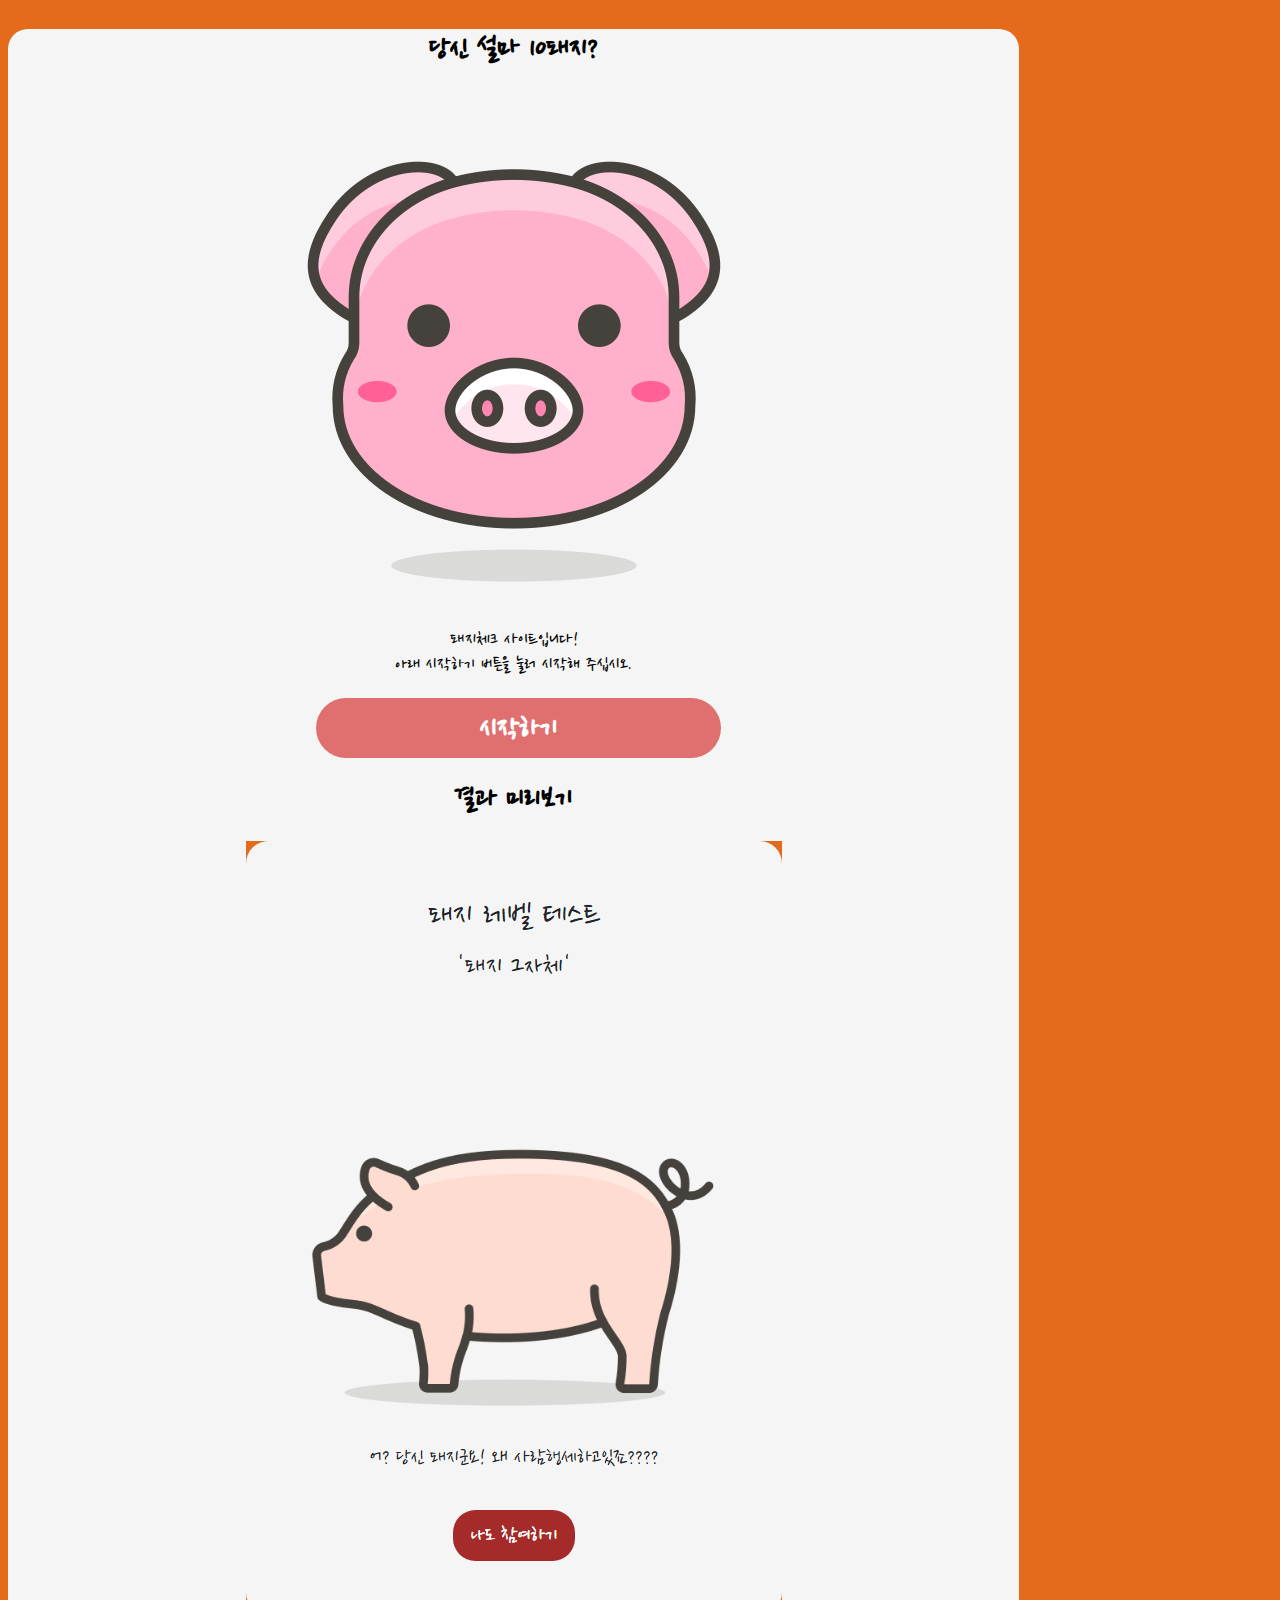
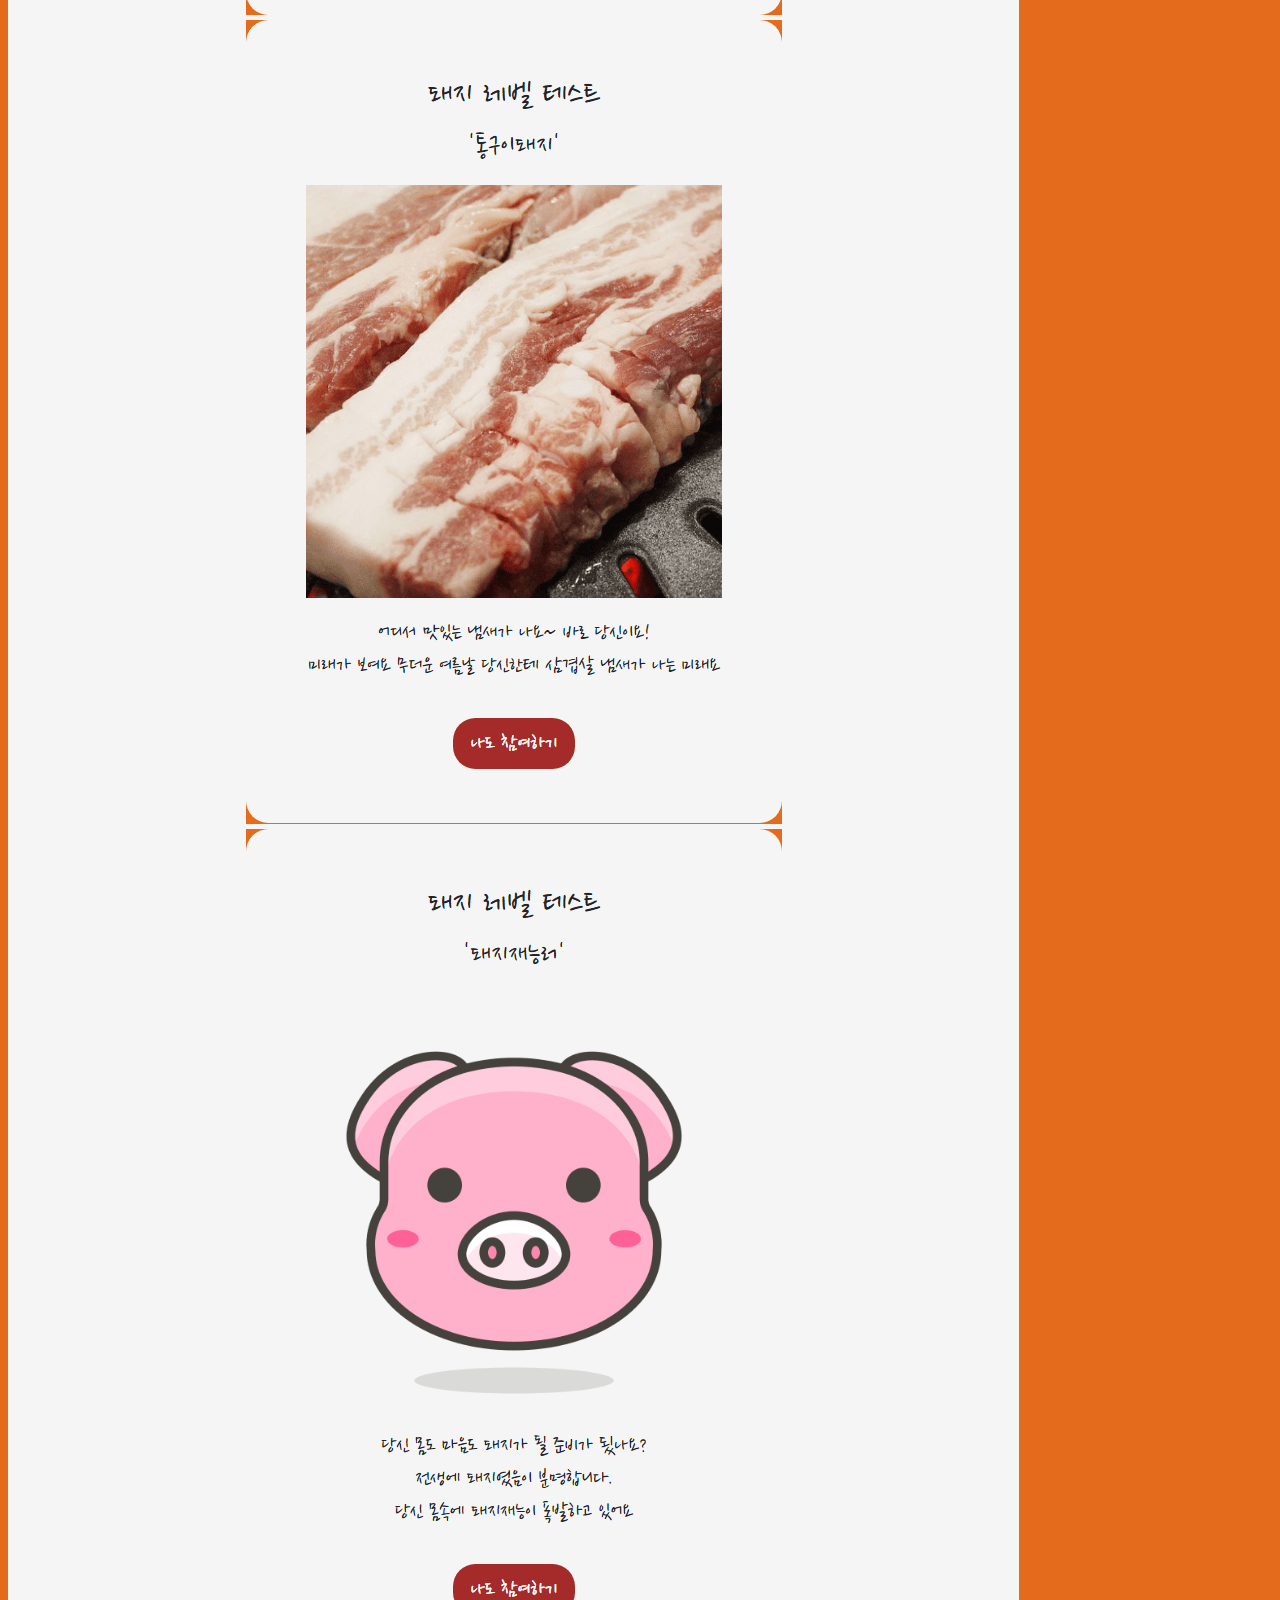
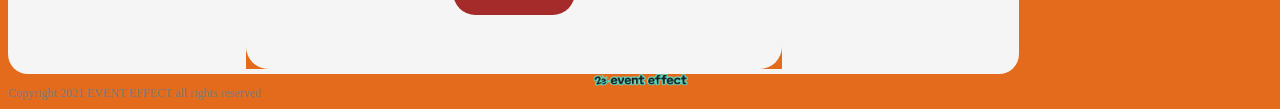
<file: index.html>
<!DOCTYPE html>
<html lang="ko" dir="ltr">
  <head>
      <meta charset="utf-8">
      <meta name="viewport" content="width=device-width, initial-scale=1">
      <meta name="author" content="namoham">
      <meta name="keywords" content="돼지레벨테스트">
      <meta name="description" content="당신은 돼지인가 ㅋㅋㅋ 비만테스트 12단계">

      <!-- sns share -->
      <meta property="og:url" content="https://www.namoham.com/pigtest" />
      <meta property="og:title" content="당신은 돼지인가" />
      <meta property="og:type" content="website" />
      <meta property="og:image" content="img/image-2.png" />
      <meta property="og:description" content="비만테스트 12문제 레벨테스트12단계" />

      <!--favicon-->
      <link rel="shortcut icon" href="img/favicon.ico">
      <link rel="apple-touch-icon-precomposed" href="img/favicon.ico" />

      <title>돼지 레벨 테스트</title>

      <link href="https://cdn.jsdelivr.net/npm/bootstrap@5.0.0-beta2/dist/css/bootstrap.min.css" rel="stylesheet" integrity="sha384-BmbxuPwQa2lc/FVzBcNJ7UAyJxM6wuqIj61tLrc4wSX0szH/Ev+nYRRuWlolflfl" crossorigin="anonymous">
      <link rel="preconnect" href="https://fonts.gstatic.com">
      <link href="https://fonts.googleapis.com/css2?family=Nanum+Pen+Script&display=swap" rel="stylesheet">
      <link rel="stylesheet" href="./css/default.css">
      <link rel="stylesheet" href="./css/main.css">
      <link rel="stylesheet" href="./css/qna.css">
      <link rel="stylesheet" href="./css/animation.css">
      <link rel="stylesheet" href="./css/result.css">
      <script src="https://developers.kakao.com/sdk/js/kakao.js"></script>
      <script>
        Kakao.init('aff47a7697e773bc1739f7099637cdeb');
        Kakao.isInitialized();
      </script>
      <!-- Global site tag (gtag.js) - Google Analytics -->
<script async src="https://www.googletagmanager.com/gtag/js?id=G-RR5X6SPZJT"></script>
<script>
  window.dataLayer = window.dataLayer || [];
  function gtag(){dataLayer.push(arguments);}
  gtag('js', new Date());

  gtag('config', 'G-RR5X6SPZJT');
</script>
  </head>

<body>

  <article class="kakao_ad mt-5">
    <ins class=kakao_ad_area style=display:none data-ad-unit=DAN-Cw9KvY3J6u90OoMY data-ad-width=320 data-ad-height=100></ins>
    <script type=text/javascript src=//t1.daumcdn.net/kas/static/ba.min.js async></script>
    </article>

  <div class="container">
    <section id="main" class="mx-auto my-5 py-5 px-3">
      <h1>당신 설마 10돼지?</h1>
      <div class="col-lg-5 col-md-8 col-sm-10 col-12 mx-auto">
        <img src="./img/image-2.png" alt="mainImage" class="img-fluid">
      </div>
      <p>
        돼지체크 사이트입니다! <br>
        아래 시작하기 버튼을 눌러 시작해 주십시오.
      </p>
      <div class="start-wrap">
      <button type="button" class="start" onclick="js:begin()">시작하기</button>
    </div>
    <div class="col-lg-5 col-md-8 col-sm-10 col-12 mx-auto mt-5">
    <h1>결과 미리보기</h1>
    <img src="./img/resultimg1.png" alt="resultimg1" class="img-fluid">
    <img src="./img/resultimg2.png" alt="resultimg2" class="img-fluid">
    <img src="./img/resultimg3.png" alt="resultimg3" class="img-fluid">
    </div>

  </section>
    <section id="qna">
      <div class="status mx-auto mt-5">
        <div class="statusBar">
        </div>
      </div>
      <div class="qBox my-5 py-3 mx-auto">
      </div>

      <div class="answerBox">
      </div>


    </section>
    <section id="result" class="mx-auto my-5 py-5 px-3">
      <h1>당신의 결과는?!</h1>
      <div class="resultname">
      </div>
      <div id="resultImg" class="my-3 col-lg-6 col-md-8 col-sm-10 col-12 mx-auto">
      </div>
      <div class="resultDesc">
      </div>
      <hr>
      <button type="button" class="kakao mt-3 py-2 px-3" onclick="js:setShare()">카카오톡으로<br />공유하기</button>
      <div id="desc-box">
        <div class="hash">#심심할때 #친구랑 #공유하기</div>
        <button class="btn Urlcopy" onclick="javascript:copy()">
          사이트 링크 복사하기
        </button>
        <button
        class="btn Insta"
        onclick="window.open('https://www.namoham.com/pigtest/')"
        target="/self"
      >
        다시하기
      </button>
      <div id="share-box">
        <a onclick=javascript:tw() target="_blank" alt="Share on Twitter" title="트위터에 공유하기">
          <span class="tw"></span>
        </a>
        <a onclick=javascript:fb() target="_blank" alt="Share on Facebook" title="페이스북에 공유하기">
          <span class="fb"></span>
        </a>
        <a onclick=javascript:nv() target="_blank" alt="Share on Naver" title="네이버에 공유하기">
          <span class="nv"></span>
        </a>
        <a onclick=javascript:band() target="_blank" alt="Share on Naver Band" title="네이버 밴드에 공유하기">
          <span class="band"></span>
        </a>
      </div>
      <hr>
      </div>
    </section>
    <script src="./js/data.js" charset="utf-8"></script>
    <script src="./js/start.js" charset="utf-8"></script>
    <script src="./js/share.js" charset="utf-8"></script>
  </div>

  <article class="kakao_ad mt-5">
    <ins class=kakao_ad_area style=display:none data-ad-unit=DAN-Cw9KvY3J6u90OoMY data-ad-width=320 data-ad-height=100></ins>
    <script type=text/javascript src=//t1.daumcdn.net/kas/static/ba.min.js async></script>
    </article>
    <article class="logo">
      <img class="mt-5 eventeffect_logo" src="img/eventeffect_logo2.png" alt="eventevent-logo">
      <span class="mt-2 text-center copyright-text">Copyright 2021 EVENT EFFECT all rights reserved</span>
  </article>


    <!--
        Copyright (c) 2021 by EventEffect (https://https://namoham.com)
        Permission is hereby granted, free of charge, to any person obtaining a copy of this software and associated documentation files (the "Software"), to deal in the Software without restriction, including without limitation the rights to use, copy, modify, merge, publish, distribute, sublicense, and/or sell copies of the Software, and to permit persons to whom the Software is furnished to do so, subject to the following conditions:
        The codelion advertising banner image (img/adbanner.png) shall be included in all copies or substantial portions of the Software at the main HTML page.
        THE SOFTWARE IS PROVIDED "AS IS", WITHOUT WARRANTY OF ANY KIND, EXPRESS OR IMPLIED, INCLUDING BUT NOT LIMITED TO THE WARRANTIES OF MERCHANTABILITY, FITNESS FOR A PARTICULAR PURPOSE AND NONINFRINGEMENT. IN NO EVENT SHALL THE AUTHORS OR COPYRIGHT HOLDERS BE LIABLE FOR ANY CLAIM, DAMAGES OR OTHER LIABILITY, WHETHER IN AN ACTION OF CONTRACT, TORT OR OTHERWISE, ARISING FROM, OUT OF OR IN CONNECTION WITH THE SOFTWARE OR THE USE OR OTHER DEALINGS IN THE SOFTWARE.
    -->
</body>
</html>
</file>
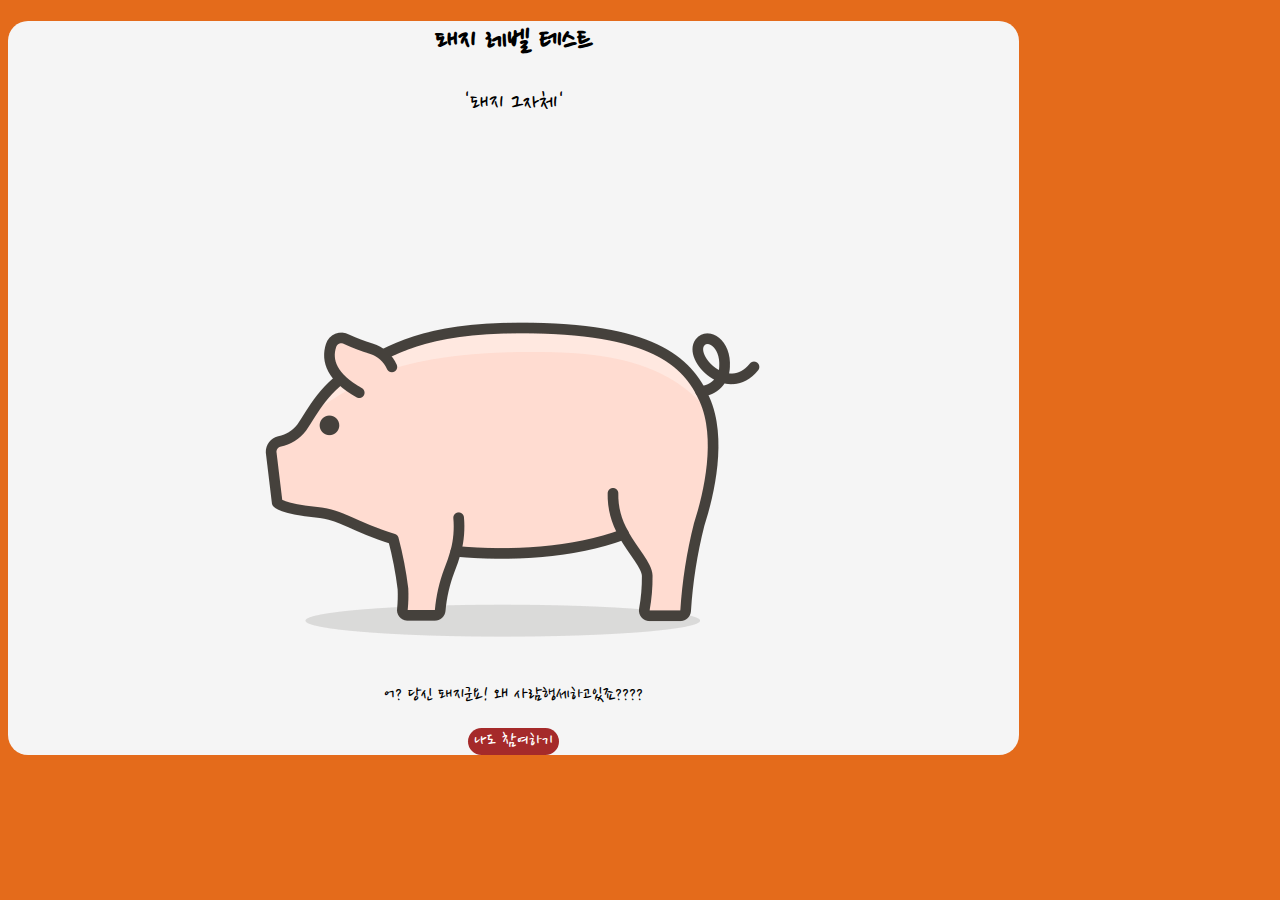
<file: page/result-0.html>
<!DOCTYPE html>
<html lang="ko" dir="ltr">
  <head>
    <meta charset="utf-8">
    <meta name="viewport" content="width=device-width, initial-scale=1">
    <meta name="author" content="namoham">
    <meta name="keywords" content="돼지레벨테스트">
    <meta name="description" content="당신은 돼지인가 ㅋㅋㅋ 비만테스트 12단계">
  
    <!-- sns share -->
    <meta property="og:url" content="https://www.namoham.com/pigtest" />
    <meta property="og:title" content="당신은 돼지인가" />
    <meta property="og:type" content="website" />
    <meta property="og:image" content="img/testlogo.padding-top" />
    <meta property="og:description" content="비만테스트 12문제 레벨테스트12단계" />

      <!--favicon-->
      <link rel="shortcut icon" href="../img/favicon.ico">
      <link rel="apple-touch-icon-precomposed" href="../img/favicon.ico" />

      <title>돼지 레벨 테스트</title>
      <link href="https://cdn.jsdelivr.net/npm/bootstrap@5.0.0-beta2/dist/css/bootstrap.min.css" rel="stylesheet" integrity="sha384-BmbxuPwQa2lc/FVzBcNJ7UAyJxM6wuqIj61tLrc4wSX0szH/Ev+nYRRuWlolflfl" crossorigin="anonymous">
      <link rel="preconnect" href="https://fonts.gstatic.com">
      <link href="https://fonts.googleapis.com/css2?family=Nanum+Pen+Script&display=swap" rel="stylesheet">
      <link rel="stylesheet" href="../css/default.css">
      <link rel="stylesheet" href="../css/result.css">
  </head>
  <body>
    <section id="shareResult" class="mx-auto my-5 py-5 px-3">
      <h1>돼지 레벨 테스트</h1>
      <div class="resultname">
        <p>'돼지 그자체'</p>
      </div>
      <div id="resultImg" class="my-3 col-lg-6 col-md-8 col-sm-10 col-12 mx-auto">
        <img src="../img/image-0.png" alt="0" class="img-fluid">
      </div>
      <div class="resultDesc">
        <p>어? 당신 돼지군요! 왜 사람행세하고있죠????</p>
      </div>
      <script type="text/javascript">
        function moveHome(){
          location.href = "/pigtest";
        }
      </script>
      <button type="button" class="gohome mt-3 py-2 px-3" onclick="js:moveHome()">나도 참여하기</button>
    </section>
    <article class="kakao_ad mt-5">
      <ins class=kakao_ad_area style=display:none data-ad-unit=DAN-Cw9KvY3J6u90OoMY data-ad-width=320 data-ad-height=100></ins>
      <script type=text/javascript src=//t1.daumcdn.net/kas/static/ba.min.js async></script>
      </article>
  </body>
</html>
</file>
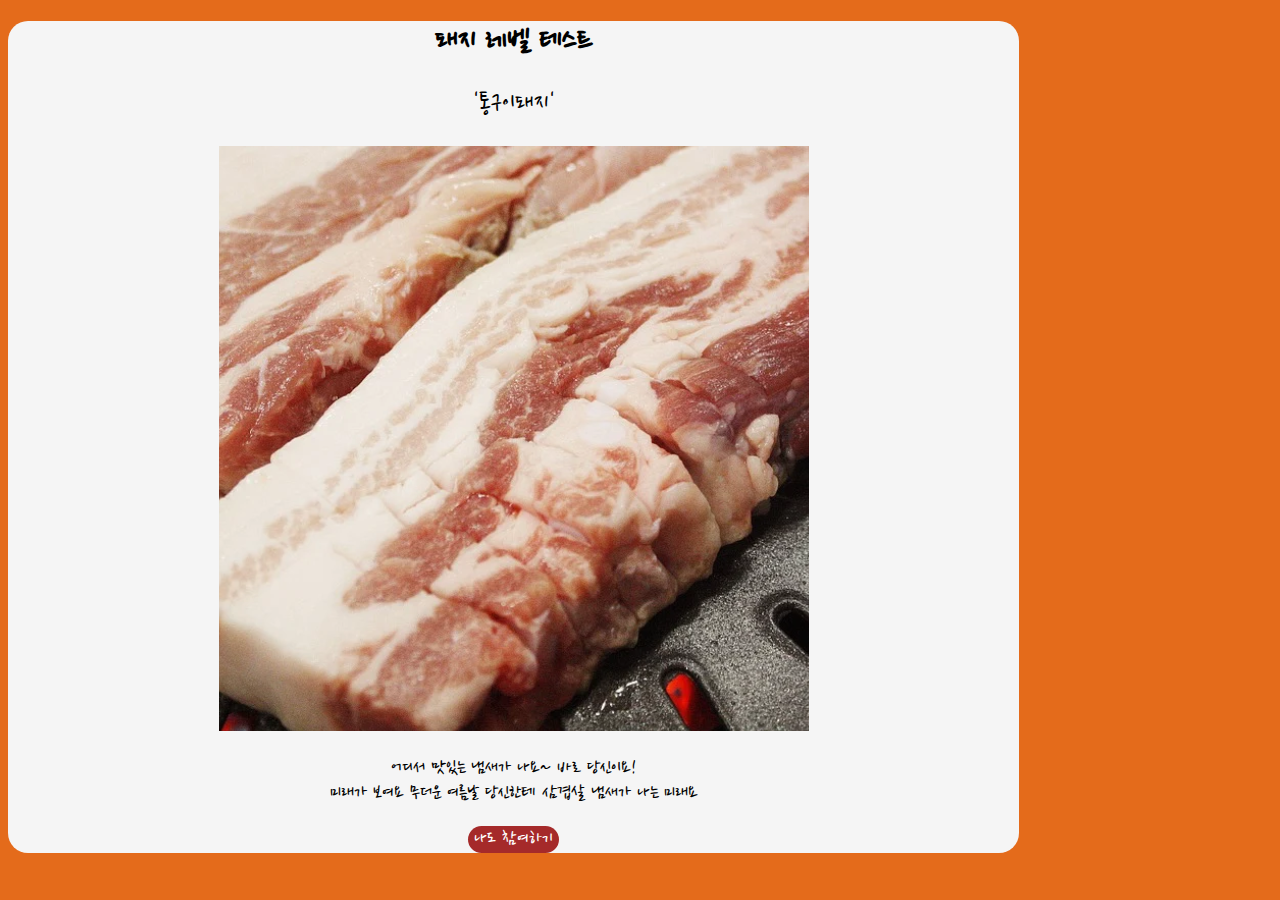
<file: page/result-1.html>
<!DOCTYPE html>
<html lang="ko" dir="ltr">
  <head>
    <meta charset="utf-8">
    <meta name="viewport" content="width=device-width, initial-scale=1">
    <meta name="author" content="namoham">
    <meta name="keywords" content="돼지레벨테스트">
    <meta name="description" content="당신은 돼지인가 ㅋㅋㅋ 비만테스트 12단계">
  
    <!-- sns share -->
    <meta property="og:url" content="https://www.namoham.com/pigtest" />
    <meta property="og:title" content="당신은 돼지인가" />
    <meta property="og:type" content="website" />
    <meta property="og:image" content="img/testlogo.png" />
    <meta property="og:description" content="비만테스트 12문제 레벨테스트12단계" />
      <!--favicon-->
      <link rel="shortcut icon" href="../img/favicon.ico">
      <link rel="apple-touch-icon-precomposed" href="../img/favicon.ico" />

      <title>돼지 레벨 테스트</title>
      <link href="https://cdn.jsdelivr.net/npm/bootstrap@5.0.0-beta2/dist/css/bootstrap.min.css" rel="stylesheet" integrity="sha384-BmbxuPwQa2lc/FVzBcNJ7UAyJxM6wuqIj61tLrc4wSX0szH/Ev+nYRRuWlolflfl" crossorigin="anonymous">
      <link rel="preconnect" href="https://fonts.gstatic.com">
      <link href="https://fonts.googleapis.com/css2?family=Nanum+Pen+Script&display=swap" rel="stylesheet">
      <link rel="stylesheet" href="../css/default.css">
      <link rel="stylesheet" href="../css/result.css">
  </head>
  <body>
    <section id="shareResult" class="mx-auto my-5 py-5 px-3">
      <h1>돼지 레벨 테스트</h1>
      <div class="resultname">
        <p>'통구이돼지'</p>
      </div>
      <div id="resultImg" class="my-3 col-lg-6 col-md-8 col-sm-10 col-12 mx-auto">
        <img src="../img/image-1.png" alt="0" class="img-fluid">
      </div>
      <div class="resultDesc">
        <p>어디서 맛있는 냄새가 나요~ 바로 당신이요!<br />미래가 보여요 무더운 여름날 당신한테 삼겹살 냄새가 나는 미래요</p>
      </div>
      <script type="text/javascript">
        function moveHome(){
          location.href = "/pigtest";
        }
      </script>
      <button type="button" class="gohome mt-3 py-2 px-3" onclick="js:moveHome()">나도 참여하기</button>
    </section>
    <article class="kakao_ad mt-5">
      <ins class=kakao_ad_area style=display:none data-ad-unit=DAN-Cw9KvY3J6u90OoMY data-ad-width=320 data-ad-height=100></ins>
      <script type=text/javascript src=//t1.daumcdn.net/kas/static/ba.min.js async></script>
      </article>
  </body>
</html>
</file>
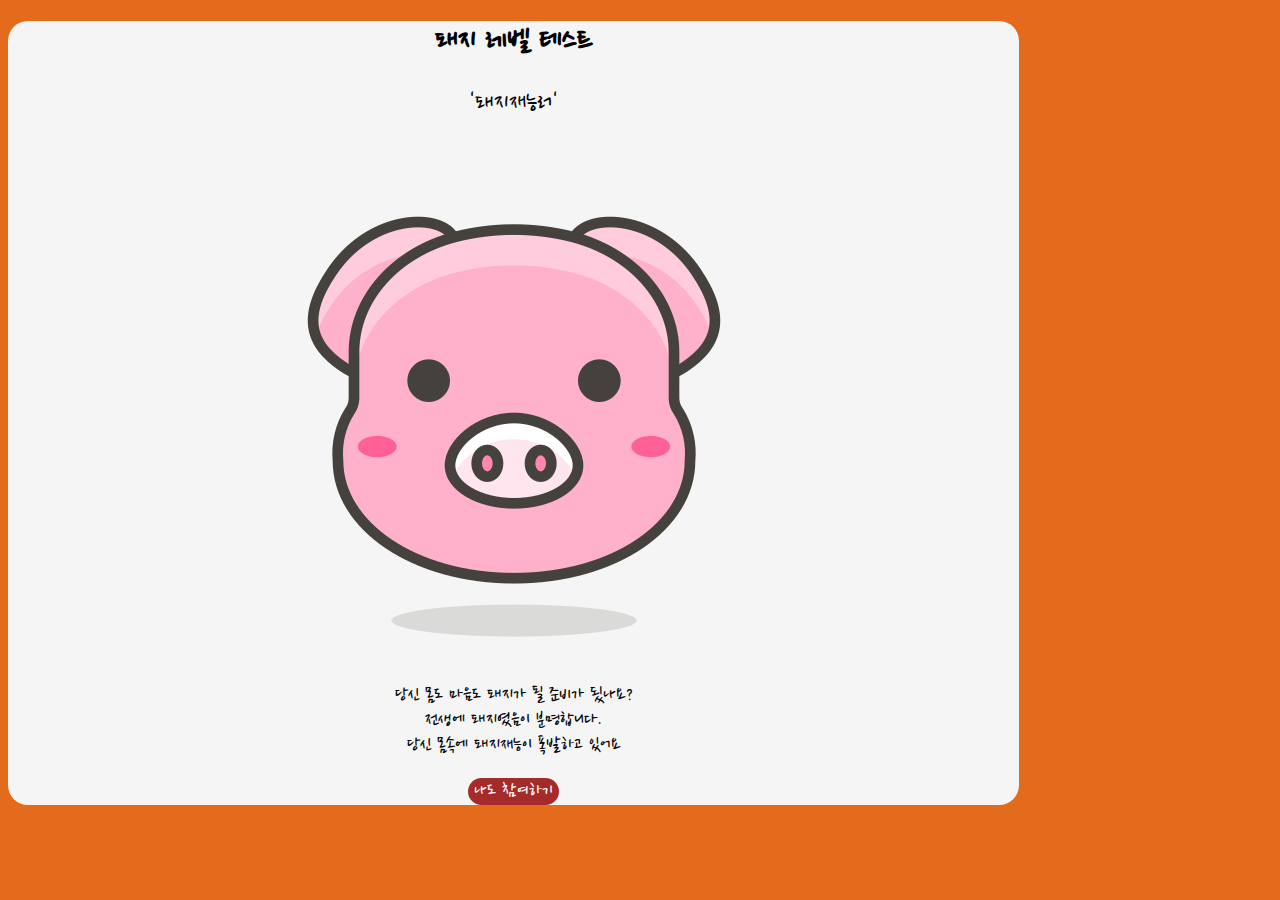
<file: page/result-2.html>
<!DOCTYPE html>
<html lang="ko" dir="ltr">
  <head>
    <meta charset="utf-8">
    <meta name="viewport" content="width=device-width, initial-scale=1">
    <meta name="author" content="namoham">
    <meta name="keywords" content="돼지레벨테스트">
    <meta name="description" content="당신은 돼지인가 ㅋㅋㅋ 비만테스트 12단계">
  
    <!-- sns share -->
    <meta property="og:url" content="https://www.namoham.com/pigtest" />
    <meta property="og:title" content="당신은 돼지인가" />
    <meta property="og:type" content="website" />
    <meta property="og:image" content="img/testlogo.png" />
    <meta property="og:description" content="비만테스트 12문제 레벨테스트12단계" />

      <!--favicon-->
      <link rel="shortcut icon" href="../img/favicon.ico">
      <link rel="apple-touch-icon-precomposed" href="../img/favicon.ico" />

      <title>돼지 레벨 테스트</title>
      <link href="https://cdn.jsdelivr.net/npm/bootstrap@5.0.0-beta2/dist/css/bootstrap.min.css" rel="stylesheet" integrity="sha384-BmbxuPwQa2lc/FVzBcNJ7UAyJxM6wuqIj61tLrc4wSX0szH/Ev+nYRRuWlolflfl" crossorigin="anonymous">
      <link rel="preconnect" href="https://fonts.gstatic.com">
      <link href="https://fonts.googleapis.com/css2?family=Nanum+Pen+Script&display=swap" rel="stylesheet">
      <link rel="stylesheet" href="../css/default.css">
      <link rel="stylesheet" href="../css/result.css">
  </head>
  <body>
    <section id="shareResult" class="mx-auto my-5 py-5 px-3">
      <h1>돼지 레벨 테스트</h1>
      <div class="resultname">
        <p>'돼지재능러'</p>
      </div>
      <div id="resultImg" class="my-3 col-lg-6 col-md-8 col-sm-10 col-12 mx-auto">
        <img src="../img/image-2.png" alt="0" class="img-fluid">
      </div>
      <div class="resultDesc">
        <p>당신 몸도 마음도 돼지가 될 준비가 됬나요? <br /> 전생에 돼지였음이 분명합니다. <br />당신 몸속에 돼지재능이 폭발하고 있어요</p>
      </div>
      <script type="text/javascript">
        function moveHome(){
          location.href = "/pigtest";
        }
      </script>
      <button type="button" class="gohome mt-3 py-2 px-3" onclick="js:moveHome()">나도 참여하기</button>
    </section>
    <article class="kakao_ad mt-5">
      <ins class=kakao_ad_area style=display:none data-ad-unit=DAN-Cw9KvY3J6u90OoMY data-ad-width=320 data-ad-height=100></ins>
      <script type=text/javascript src=//t1.daumcdn.net/kas/static/ba.min.js async></script>
      </article>
  </body>
</html>
</file>
<file: css/default.css>
body {
  background-color: rgb(228, 107, 27);
}

* {
  font-family: "Nanum Pen Script", cursive;
}
.eventeffect_logo {
  width: 96px;
  margin: 0 auto;
}
article {
  display: flex;
  flex-direction: column;
}
.copyright-text {
  font-family: "Noto Sans KR";
  font-size: 12px;
  color: #7c7c7c;
}
</file>
<file: css/main.css>
#main {
  background-color: whitesmoke;
  width: 80%;
  text-align: center;
  border-radius: 20px;
}

p {
  font-size: 20px;
}

.kakao_ad {
  width: 320px;
  margin: 0 auto;
}

article {
  display: flex;
  flex-direction: column;
}

.start-wrap {
  margin: 0 20% 0 26.5%;
  width: 40%;
}
.start {
  box-sizing: border-box;
  width: 100%;
  height: 60px;
  line-height: 60px;
  border-radius: 50px;
  text-align: center;
  background-color: rgb(224, 112, 112);
  border: 0;
  color: #ffffff;
  font-weight: 600;
  font-size: 32px;
  font-size: 2rem;
  animation: fade-in 0.25s ease-out 0.95s both,
    going-down 0.25s ease-out 0.95s both, start-flicker 1.5s infinite;
  cursor: pointer;
  margin-left: 10%;
}
.start:hover,
.start:focus {
  animation-play-state: paused;
  background-color: black;
  border: none;
  outline: none;
}
.start:active {
  animation-play-state: running;
}
</file>
<file: css/qna.css>
#qna {
  display: none;
}

.qBox {
  background-color: whitesmoke;
  text-align: center;
  border-radius: 20px;
  font-size: 24px;
  width: 80%;
}

.answerList {
  background-color: whitesmoke;
  border-radius: 20px;
  display: block;
  width: 80%;
  border: 0px;
  font-size: 20px;
}

.answerList:hover,
.answerList:focus {
  background-color: black;
  color: whitesmoke;
}

.status {
  height: 20px;
  width: 80%;
  background-color: white;
  border-radius: 20px;
}

.statusBar {
  height: 100%;
  border-radius: 20px;
  /* Permalink - use to edit and share this gradient: https://colorzilla.com/gradient-editor/#febbbb+0,fe9090+52,ff5c5c+100;Red+3D+%231 */
  background: #febbbb;
  /* Old browsers */
  background: -moz-linear-gradient(top, #febbbb 0%, #fe9090 52%, #ff5c5c 100%);
  /* FF3.6-15 */
  background: -webkit-linear-gradient(
    top,
    #febbbb 0%,
    #fe9090 52%,
    #ff5c5c 100%
  );
  /* Chrome10-25,Safari5.1-6 */
  background: linear-gradient(to bottom, #febbbb 0%, #fe9090 52%, #ff5c5c 100%);
  /* W3C, IE10+, FF16+, Chrome26+, Opera12+, Safari7+ */
  filter: progid:DXImageTransform.Microsoft.gradient(startColorstr='#febbbb', endColorstr='#ff5c5c', GradientType=0);
  /* IE6-9 */
}
</file>
<file: css/animation.css>
/* @keyframes fadeIn {
  from {
    opacity: 0;
  }
  to {
    opacity: 1;
  }
}

@keyframes fadeOut {
  from {
    opacity: 1;
  }
  to {
    opacity: 0;
  }
}

@-webkit-keyframes fadeIn {
  from {
    opacity: 0;
  }
  to {
    opacity: 1;
  }
}

@-webkit-keyframes fadeOut {
  from {
    opacity: 1;
  }
  to {
    opacity: 0;
  }
}

.fadeIn {
  animation: fadeIn;
  animation-duration: 0.5s;
}

.fadeOut {
  animation: fadeOut;
  animation-duration: 0.5s;
} */
</file>
<file: css/result.css>
#result {
  display: none;
  background-color: whitesmoke;
  width: 80%;
  text-align: center;
  border-radius: 20px;
}

#shareResult {
  background-color: whitesmoke;
  width: 80%;
  text-align: center;
  border-radius: 20px;
}

.resultname {
  font-size: 26px;
}

.resultDesc {
  font-size: 20px;
}

.kakao {
  color: #fee500;
  background-color: black;
  font-size: 30px;
  border: 0px;
  border-radius: 20px;
}

.kakao:hover,
.kakao:focus {
  background-color: #fee500;
  color: black;
}

.gohome {
  color: white;
  background-color: brown;
  font-size: 20px;
  border: 0px;
  border-radius: 20px;
}

.gohome:hover,
.gohome:focus {
  background-color: whitesmoke;
  color: blue;
}

.Urlcopy {
  border-color: #1a7cff;
}

.Urlcopy:hover {
  background: #1a7cff;
}
.Insta {
  border-color: #dd2a7b;
}

.Insta:hover {
  background: #dd2a7b;
}

.tw {
  background-image: url('../img/tw.svg');
  /* 
  자료 출처
  http://www.vectorico.com/twitter-logo-white-on-blue/
  */
}
.fb {
  background-image: url('../img/fb.svg');
  /* 
  자료 출처
  https://commons.wikimedia.org/wiki/File:Facebook_f_logo_(2019).svg
  */
}
.nv {
  background-image: url('../img/naver.png');
  /*
  자료 출처
  https://www.facebook.com/184030231730640/photos/1175959155871071/
  */
}
.band {
  background-image: url('../img/band.png');
  /*
  자료 출처
  https://upload.wikimedia.org/wikipedia/commons/3/30/2._BAND_Icon.png
  */
}

.hash {
  padding: 15px 7.5% 0;
  color: rgba(0, 135, 245);
  font-weight: bold;
  word-wrap: break-word;
}

.hash {
  padding: 20px 7.5% 0;
}

.hash {
  padding: 25px 7.5% 0;
  font-size: 17.6px;
  font-size: 1.1rem;
}
.hash {
  font-size: 19.2px;
  font-size: 1.2rem;
}

#share-box {
  box-sizing: border-box;
  margin: 25px 10% 30px 10%;
  padding: 10px;
  width: 80%;
  height: 50px;
  border-radius: 40px;
  background: rgb(231, 20, 108);
}
#share-box span {
  display: inline-block;
  margin-right: 5px;
  width: 30px;
  height: 30px;
  border-radius: 50%;
  background-size: cover;
  cursor: pointer;
}
#share-box {
  margin: 25px 20% 30px 20%;
  width: 60%;
}
#share-box {
  margin: 25px 30% 30px 30%;
  width: 40%;
}

#share-box {
  margin: 25px 35% 30px 35%;
  width: 30%;
}
</file>
